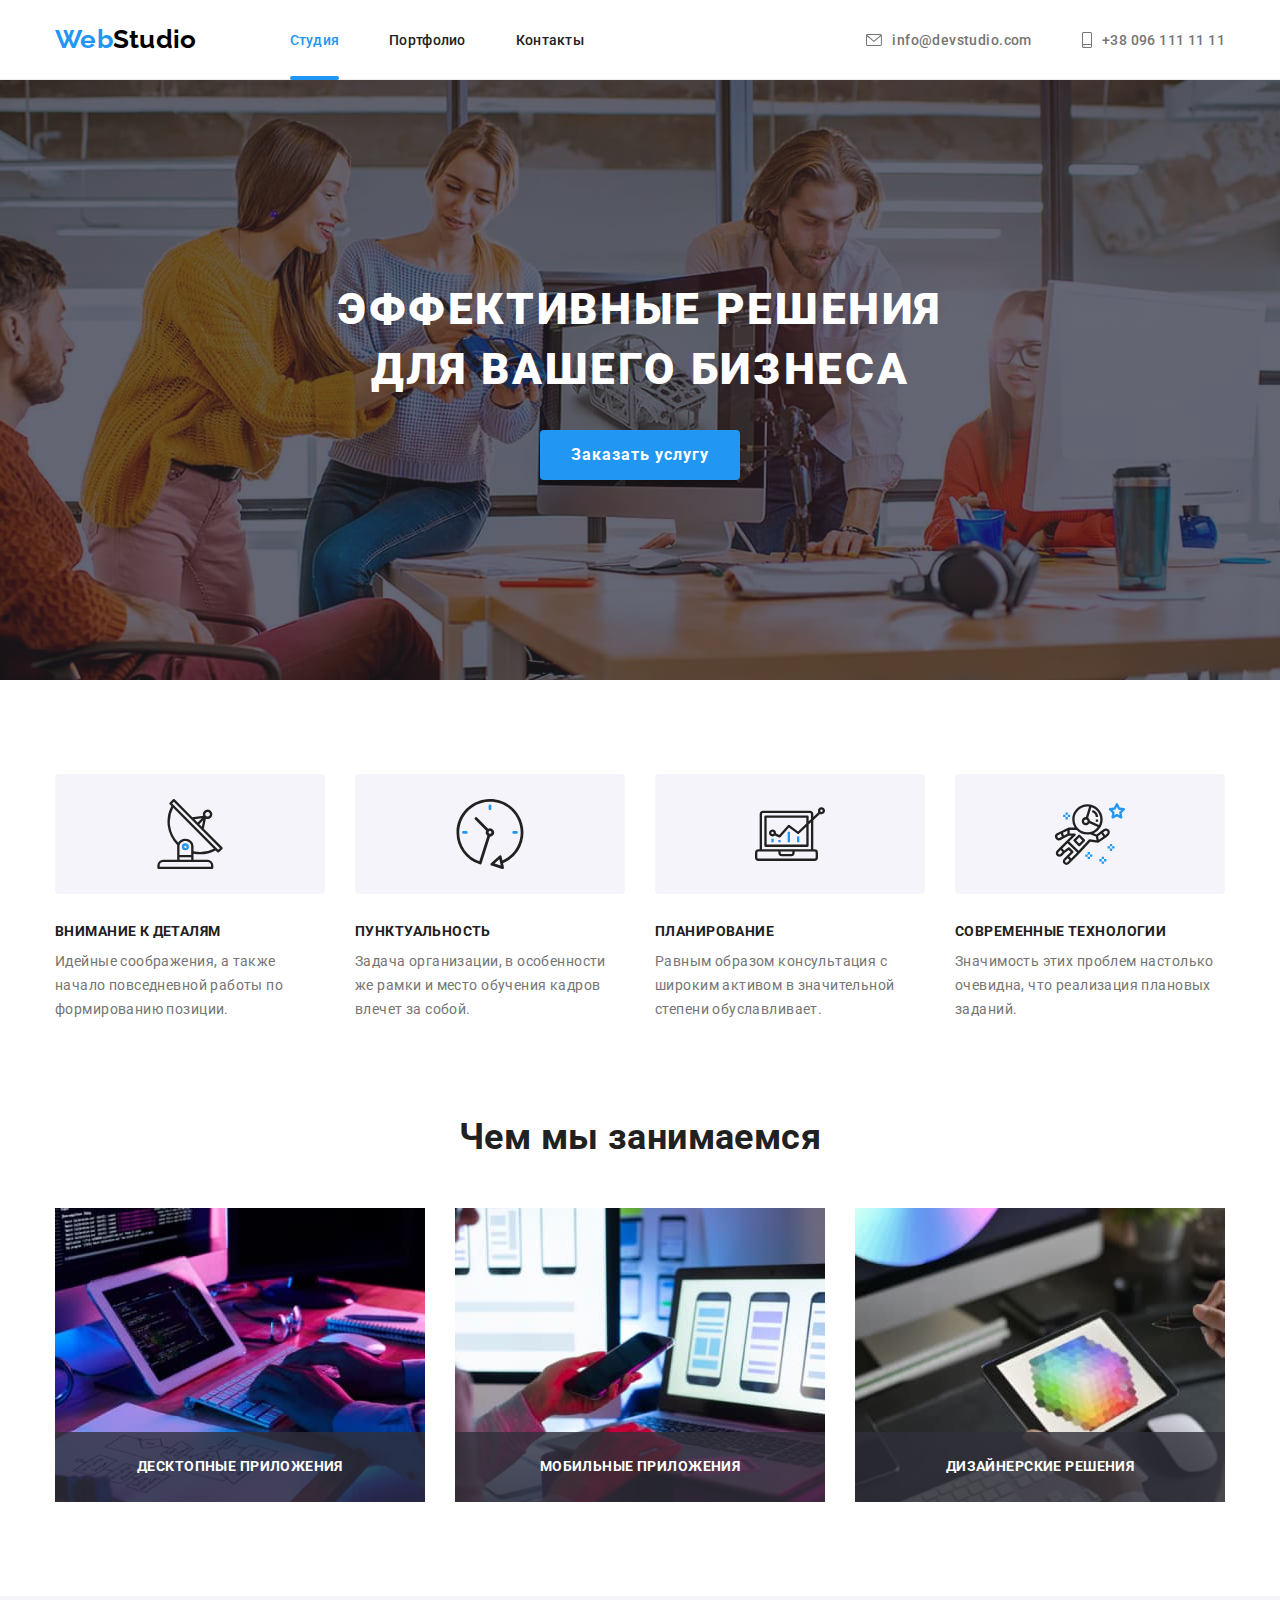
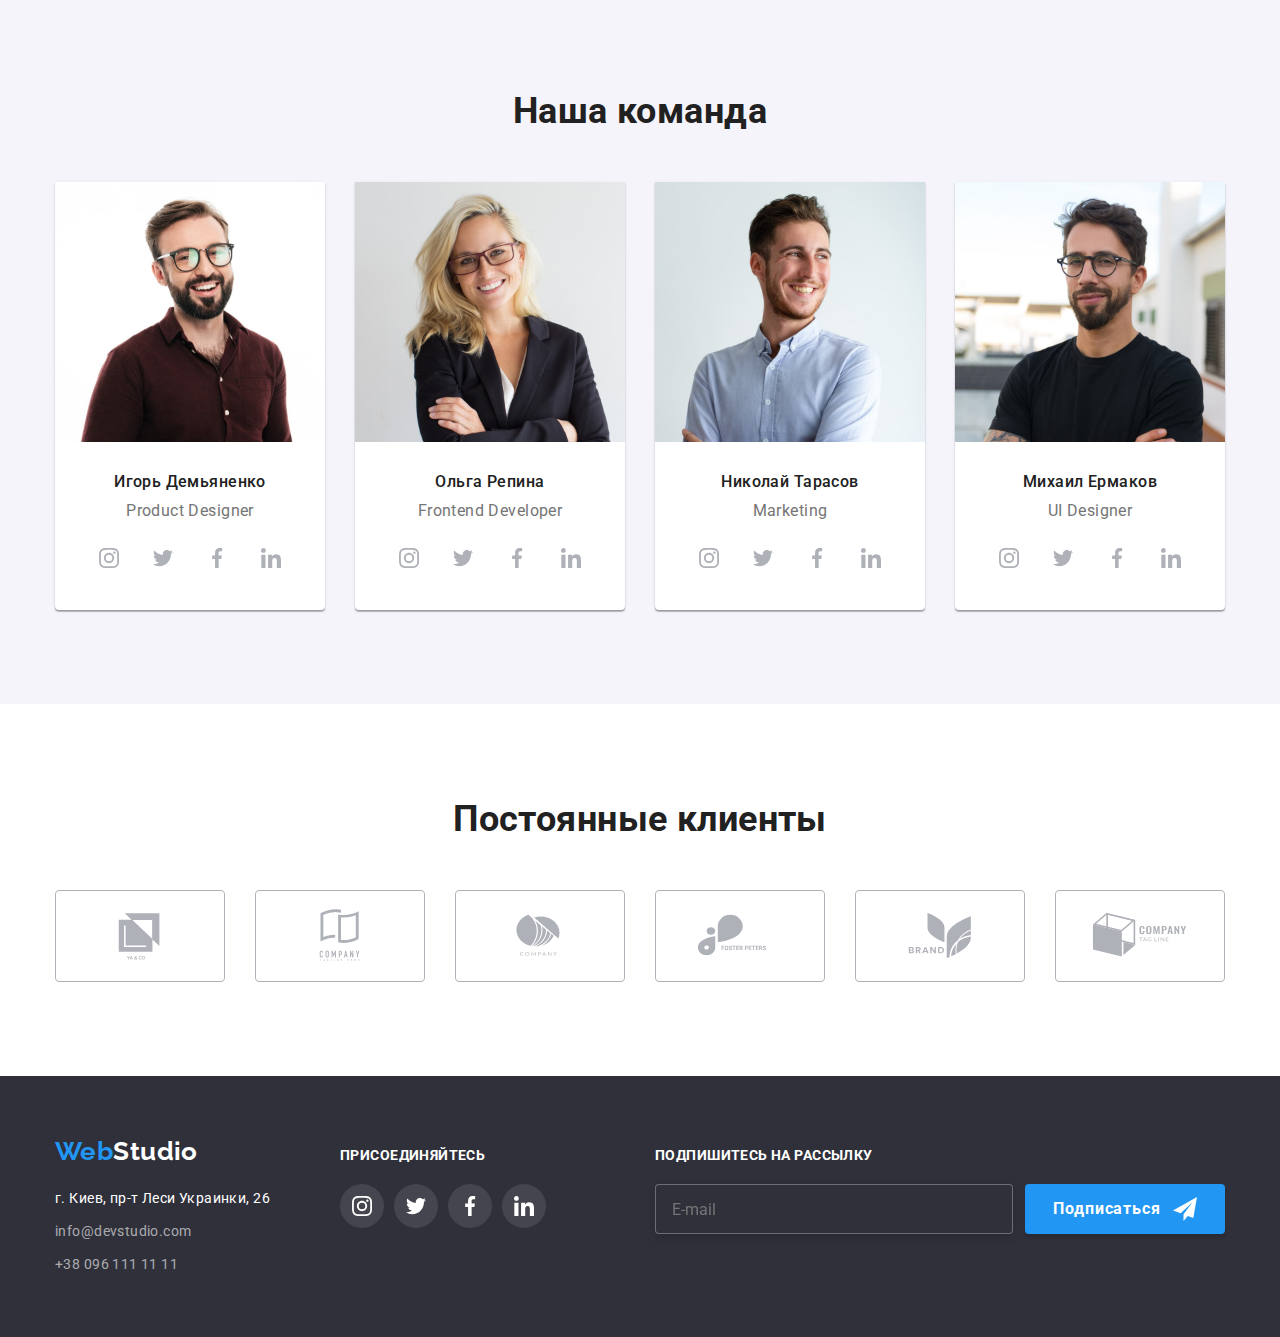
<file: index.html>
<!DOCTYPE html>
<html lang="ru">
  <head>
    <meta charset="UTF-8" />
    <meta http-equiv="X-UA-Compatible" content="IE=edge" />
    <meta name="viewport" content="width=device-width, initial-scale=1.0" />
    <title lang="en">WebStudio</title>
    <!-- Fonts -->
    <link rel="preconnect" href="https://fonts.googleapis.com" />
    <link rel="preconnect" href="https://fonts.gstatic.com" crossorigin />
    <link
      href="https://fonts.googleapis.com/css2?family=Raleway:wght@700&family=Roboto:wght@400;500;700;900&display=swap"
      rel="stylesheet"
    />
    <!-- Normalaizer -->
    <link
      rel="stylesheet"
      href="https://cdnjs.cloudflare.com/ajax/libs/modern-normalize/1.1.0/modern-normalize.min.css"
    />
    <link
      rel="stylesheet"
      href="https://cdnjs.cloudflare.com/ajax/libs/animate.css/4.1.1/animate.min.css"
    />
    <!-- Common styles -->
    <link rel="stylesheet" href="./css/main.min.css" />
    <!-- <link rel="stylesheet" href="./css/styles.css" /> -->
  </head>

  <body data-body>
    <header class="header">
      <div class="header__box container">
        <nav class="nav">
          <a class="logo logo--dark link" href="./index.html" lang="en">
            <span class="logo__accent">Web</span>Studio
          </a>
          <ul class="nav__list list">
            <li class="nav__item">
              <a class="nav__link nav__link--current link" href="./index.html">Студия</a>
            </li>
            <li class="nav__item">
              <a class="nav__link link" href="./portfolio.html">Портфолио</a>
            </li>
            <li class="nav__item">
              <a class="nav__link link" href="#contact">Контакты</a>
            </li>
          </ul>
        </nav>
        <ul class="contact list">
          <li class="contact__item">
            <a class="contact__link link" href="mailto:info@devstudio.com" aria-label="Email">
              <svg class="contact__icon" width="16" height="12">
                <use href="./images/icons.svg#icon-envelope"></use>
              </svg>
              info@devstudio.com</a
            >
          </li>
          <li class="contact__item">
            <a class="contact__link link" href="tel:+380961111111" aria-label="Phone">
              <svg class="contact__icon" width="10" height="16">
                <use href="./images/icons.svg#icon-smartphone"></use>
              </svg>
              +38 096 111 11 11</a
            >
          </li>
        </ul>
      </div>
    </header>
    <main>
      <!--Hero-->
      <section class="hero section">
        <div class="container">
          <h1 class="hero__title">Эффективные решения для вашего бизнеса</h1>
          <button class="btn" type="button" data-modal-open>Заказать услугу</button>
        </div>
      </section>
      <!--features-->
      <section class="features section">
        <div class="container">
          <h2 class="visually-hidden">Особенности</h2>
          <ul class="features__list list card-set">
            <li class="features__item card-set__item">
              <div class="features__box">
                <svg class="features__icon" width="70" height="70">
                  <use href="./images/icons.svg#icon-antenna"></use>
                </svg>
              </div>
              <h3 class="features__title">Внимание к деталям</h3>
              <p class="features__text">
                Идейные соображения, а также начало повседневной работы по формированию позиции.
              </p>
            </li>
            <li class="features__item card-set__item">
              <div class="features__box">
                <svg class="features__icon" width="70" height="70">
                  <use href="./images/icons.svg#icon-clock"></use>
                </svg>
              </div>
              <h3 class="features__title">Пунктуальность</h3>
              <p class="features__text">
                Задача организации, в особенности же рамки и место обучения кадров влечет за собой.
              </p>
            </li>
            <li class="features__item card-set__item">
              <div class="features__box">
                <svg class="features__icon" width="70" height="70">
                  <use href="./images/icons.svg#icon-diagram"></use>
                </svg>
              </div>
              <h3 class="features__title">Планирование</h3>
              <p class="features__text">
                Равным образом консультация с широким активом в значительной степени обуславливает.
              </p>
            </li>
            <li class="features__item card-set__item">
              <div class="features__box">
                <svg class="features__icon" width="70" height="70">
                  <use href="./images/icons.svg#icon-astronaut"></use>
                </svg>
              </div>
              <h3 class="features__title">Современные технологии</h3>
              <p class="features__text">
                Значимость этих проблем настолько очевидна, что реализация плановых заданий.
              </p>
            </li>
          </ul>
        </div>
      </section>
      <!--Чем мы занимаемся works -->
      <section class="works section">
        <div class="container">
          <h2 class="works__title">Чем мы занимаемся</h2>
          <ul class="works__list list">
            <li class="works__item">
              <img class="works__img" src="./images/img1.jpg" alt="Desctop App" width="370" height="294" />
              <p class="works__text">Десктопные приложения</p>
            </li>
            <li class="works__item">
              <img class="works__img" src="./images/img2.jpg" alt="Mobile App" width="370" height="294" />
              <p class="works__text">Мобильные приложения</p>
            </li>
            <li class="works__item">
              <img class="works__img" src="./images/img3.jpg" alt="Design" width="370" height="294" />
              <p class="works__text">Дизайнерские решения</p>
            </li>
          </ul>
        </div>
      </section>
      <!--Team-->
      <section class="team section">
        <div class="container">
          <h2 class="team__title">Наша команда</h2>
          <ul class="team__list card-set list">
            <li class="team__item card-set__item">
              <img
                class="team__img"
                src="./images/img4.jpg"
                alt="Игорь Демьяненко"
                width="270"
                height="260"
              />
              <div class="team__box">
                <h3 class="team__name">Игорь Демьяненко</h3>
                <p class="team__text" lang="en">Product Designer</p>
                <div class="social">
                  <ul class="social__list list">
                  <li class="social__item">
                    <a href="" class="social__link social__link--light link" aria-label="Instagram">
                      <svg class="social__icon" width="20" height="20">
                        <use href="./images/icons.svg#icon-instagram"></use>
                      </svg>
                    </a>
                  </li>
                  <li class="social__item">
                    <a href="" class="social__link social__link--light link" aria-label="Twitter">
                      <svg class="social__icon" width="20" height="20">
                        <use href="./images/icons.svg#icon-twitter"></use>
                      </svg>
                    </a>
                  </li>
                  <li class="social__item">
                    <a href="" class="social__link social__link--light link" aria-label="Facebook">
                      <svg class="social__icon" width="20" height="20">
                        <use href="./images/icons.svg#icon-facebook"></use>
                      </svg>
                    </a>
                  </li>
                  <li class="social__item">
                    <a href="" class="social__link social__link--light link" aria-label="LinkedIn">
                      <svg class="social__icon" width="20" height="20">
                        <use href="./images/icons.svg#icon-linkedin"></use>
                      </svg>
                    </a>
                  </li>
                </ul>
                </div>
              </div>
            </li>
            <li class="team__item card-set__item">
              <img
                class="team__img"
                src="./images/img5.jpg"
                alt="Ольга Репина"
                width="270"
                height="260"
              />
              <div class="team__box">
                <h3 class="team__name">Ольга Репина</h3>
                <p class="team__text" lang="en">Frontend Developer</p>
                <div class="social">
                  <ul class="social__list list">
                  <li class="social__item">
                    <a href="" class="social__link social__link--light link" aria-label="Instagram">
                      <svg class="social__icon" width="20" height="20">
                        <use href="./images/icons.svg#icon-instagram"></use>
                      </svg>
                    </a>
                  </li>
                  <li class="social__item">
                    <a href="" class="social__link social__link--light link" aria-label="Twitter">
                      <svg class="social__icon" width="20" height="20">
                        <use href="./images/icons.svg#icon-twitter"></use>
                      </svg>
                    </a>
                  </li>
                  <li class="social__item">
                    <a href="" class="social__link social__link--light link" aria-label="Facebook">
                      <svg class="social__icon" width="20" height="20">
                        <use href="./images/icons.svg#icon-facebook"></use>
                      </svg>
                    </a>
                  </li>
                  <li class="social__item">
                    <a href="" class="social__link social__link--light link" aria-label="LinkedIn">
                      <svg class="social__icon" width="20" height="20">
                        <use href="./images/icons.svg#icon-linkedin"></use>
                      </svg>
                    </a>
                  </li>
                </ul>
                </div>
              </div>
            </li>
            <li class="team__item card-set__item">
              <img
                class="team__img"
                src="./images/img6.jpg"
                alt="Николай Тарасов"
                width="270"
                height="260"
              />
              <div class="team__box">
                <h3 class="team__name">Николай Тарасов</h3>
                <p class="team__text" lang="en">Marketing</p>
                <div class="social">
                  <ul class="social__list list">
                  <li class="social__item">
                    <a href="" class="social__link social__link--light link" aria-label="Instagram">
                      <svg class="social__icon" width="20" height="20">
                        <use href="./images/icons.svg#icon-instagram"></use>
                      </svg>
                    </a>
                  </li>
                  <li class="social__item">
                    <a href="" class="social__link social__link--light link" aria-label="Twitter">
                      <svg class="social__icon" width="20" height="20">
                        <use href="./images/icons.svg#icon-twitter"></use>
                      </svg>
                    </a>
                  </li>
                  <li class="social__item">
                    <a href="" class="social__link social__link--light link" aria-label="Facebook">
                      <svg class="social__icon" width="20" height="20">
                        <use href="./images/icons.svg#icon-facebook"></use>
                      </svg>
                    </a>
                  </li>
                  <li class="social__item">
                    <a href="" class="social__link social__link--light link" aria-label="LinkedIn">
                      <svg class="social__icon" width="20" height="20">
                        <use href="./images/icons.svg#icon-linkedin"></use>
                      </svg>
                    </a>
                  </li>
                </ul>
                </div>
              </div>
            </li>
            <li class="team__item card-set__item">
              <img
                class="team__img"
                src="./images/img7.jpg"
                alt="Михаил Ермаков"
                width="270"
                height="260"
              />
              <div class="team__box">
                <h3 class="team__name">Михаил Ермаков</h3>
                <p class="team__text" lang="en">UI Designer</p>
                <div class="social">
                  <ul class="social__list list">
                  <li class="social__item">
                    <a href="" class="social__link social__link--light link" aria-label="Instagram">
                      <svg class="social__icon" width="20" height="20">
                        <use href="./images/icons.svg#icon-instagram"></use>
                      </svg>
                    </a>
                  </li>
                  <li class="social__item">
                    <a href="" class="social__link social__link--light link" aria-label="Twitter">
                      <svg class="social__icon" width="20" height="20">
                        <use href="./images/icons.svg#icon-twitter"></use>
                      </svg>
                    </a>
                  </li>
                  <li class="social__item">
                    <a href="" class="social__link social__link--light link" aria-label="Facebook">
                      <svg class="social__icon" width="20" height="20">
                        <use href="./images/icons.svg#icon-facebook"></use>
                      </svg>
                    </a>
                  </li>
                  <li class="social__item">
                    <a href="" class="social__link social__link--light link" aria-label="LinkedIn">
                      <svg class="social__icon" width="20" height="20">
                        <use href="./images/icons.svg#icon-linkedin"></use>
                      </svg>
                    </a>
                  </li>
                </ul>
                </div>
              </div>
            </li>
          </ul>
        </div>
      </section>
      <!-- Clients -->
      <section class="clients section">
        <div class="container">
          <h2 class="clients__title">Постоянные клиенты</h2>
          <ul class="clients__list card-set list">
            <li class="clients__item card-set__item">
              <a href="" class="clients__link link" aria-label="Client1">
                <svg class="clients__icon" width="106" height="60">
                  <use href="./images/icons.svg#icon-logo1"></use>
                </svg>
              </a>
            </li>
            <li class="clients__item card-set__item">
              <a href="" class="clients__link link" aria-label="Client2">
                <svg class="clients__icon" width="106" height="60">
                  <use href="./images/icons.svg#icon-logo2"></use>
                </svg>
              </a>
            </li>
            <li class="clients__item card-set__item">
              <a href="" class="clients__link link" aria-label="Client3">
                <svg class="clients__icon" width="106" height="60">
                  <use href="./images/icons.svg#icon-logo3"></use>
                </svg>
              </a>
            </li>
            <li class="clients__item card-set__item">
              <a href="" class="clients__link link" aria-label="Client4">
                <svg class="clients__icon" width="106" height="60">
                  <use href="./images/icons.svg#icon-logo4"></use>
                </svg>
              </a>
            </li>
            <li class="clients__item card-set__item">
              <a href="" class="clients__link link" aria-label="Client5">
                <svg class="clients__icon" width="106" height="60">
                  <use href="./images/icons.svg#icon-logo5"></use>
                </svg>
              </a>
            </li>
            <li class="clients__item card-set__item">
              <a href="" class="clients__link link" aria-label="Client6">
                <svg class="clients__icon" width="106" height="60">
                  <use href="./images/icons.svg#icon-logo6"></use>
                </svg>
              </a>
            </li>
          </ul>
        </div>
      </section>
    </main>
    <footer class="footer section" id="contact">
      <div class="footer-box container">
        <div class="footer-box__contact">
          <a class="logo logo--light link" href="./index.html" lang="en"
            ><span class="logo__accent">Web</span>Studio</a
          >
          <address class="footer-contact">
            <ul class="footer-contact__list list">
              <li class="footer-contact__item">
                <a
                  class="footer-contact__link footer-contact__link--adress link"
                  href="https://goo.gl/maps/uBSWTAJxnbtAAQ7v7"
                  target="_blank"
                  rel="noreferrer noopener nofollow"
                  >г. Киев, пр-т Леси Украинки, 26</a
                >
              </li>
              <li class="footer-contact__item">
                <a class="footer-contact__link link" href="mailto:info@devstudio.com"
                  >info@devstudio.com</a
                >
              </li>
              <li class="footer-contact__item">
                <a class="footer-contact__link link" href="tel:+380961111111">+38 096 111 11 11</a>
              </li>
            </ul>
          </address>
        </div>
        <div class="footer-box__social">
          <p class="footer__title">присоединяйтесь</p>
          <div class="social">
            <ul class="social__list list">
            <li class="social__item">
              <a href="" class="social__link social__link--dark link" aria-label="Instagram">
                <svg class="social__icon" width="20" height="20">
                  <use href="./images/icons.svg#icon-instagram"></use>
                </svg>
              </a>
            </li>
            <li class="social__item">
              <a href="" class="social__link social__link--dark link" aria-label="Twitter">
                <svg class="social__icon" width="20" height="20">
                  <use href="./images/icons.svg#icon-twitter"></use>
                </svg>
              </a>
            </li>
            <li class="social__item">
              <a href="" class="social__link social__link--dark link" aria-label="Facebook">
                <svg class="social__icon" width="20" height="20">
                  <use href="./images/icons.svg#icon-facebook"></use>
                </svg>
              </a>
            </li>
            <li class="social__item">
              <a href="" class="social__link social__link--dark link" aria-label="LinkedIn">
                <svg class="social__icon" width="20" height="20">
                  <use href="./images/icons.svg#icon-linkedin"></use>
                </svg>
              </a>
            </li>
          </ul>
          </div>
        </div>
        <!-- Розсилка -->
        <div class="footer-box__mail">
          <p class="footer__title">Подпишитесь на рассылку</p>
          <form class="footer__form">
            <label class="footer-form__group" required>
              <input class="footer-form__field" type="email" name="email" placeholder="E-mail" />
            </label>
            <button class="btn" type="submit">
              <span>Подписаться</span>
              <svg class="btn__icon" width="24" height="24">
                <use href="./images/icons.svg#icon-send"></use>
              </svg>
            </button>
          </form>
        </div>
      </div>
    </footer>

    <!-- Modal window -->
    <div class="backdrop is-hidden" data-modal>
      <div class="modal">
        <button class="close-btn" type="button" data-modal-close>
          <svg class="close-btn__icon" width="18" height="18">
            <use href="./images/icons.svg#icon-close"></use>
          </svg>
        </button>
        <form class="modal-form" name="modal-form" autocomplete="off">
          <p class="modal-form__title">Оставьте свои данные, мы вам перезвоним</з>
          <div class="modal-form__box">
            <div class="modal-form__container">
              <label class="modal-form__group" required>
                <span class="modal-form__label">Имя</span>
                <input class="modal-form__input" type="text" name="name" />
                <svg class="modal-form__icon" width="18" height="18">
                  <use href="./images/icons.svg#icon-person"></use>
                </svg>
              </label>
            </div>

            <div class="modal-form__container">
              <label class="modal-form__group" required>
                <span class="modal-form__label">Телефон</span>
                <input class="modal-form__input" type="tel" name="phone" />
                <svg class="modal-form__icon" width="18" height="18">
                  <use href="./images/icons.svg#icon-phone"></use>
                </svg>
              </label>
            </div>

            <div class="modal-form__container" required>
              <label class="modal-form__group">
                <span class="modal-form__label">Почта</span>
                <input class="modal-form__input" type="email" name="email" />
                <svg class="modal-form__icon" width="18" height="18">
                  <use href="./images/icons.svg#icon-mail"></use>
                </svg>
              </label>
            </div>

            <div class="modal-form__container">
              <label class="modal-form__group">
                <span class="modal-form__label">Комментарий</span>
                <textarea
                  class="modal-form__comment"
                  name="comment"
                  rows="5"
                  placeholder="Введите текст"
                ></textarea>
              </label>
            </div>
          </div>

          <label class="checkbox">
            <input class="checkbox__input visually-hidden" type="checkbox" name="user-agreement" />

            <svg class="checkbox__icon" width="15" height="15">
              <use href="./images/icons.svg#icon-check"></use>
            </svg>

            <span class="checkbox__text"
              >Соглашаюсь с рассылкой и принимаю
              <a class="checkbox__link" href="" required>Условия договора</a></span
            >
          </label>
          <button class="btn" type="submit">Отправить</button>
        </form>
      </div>
    </div>
    <script src="./js/modal.js"></script>
  </body>
</html>
</file>
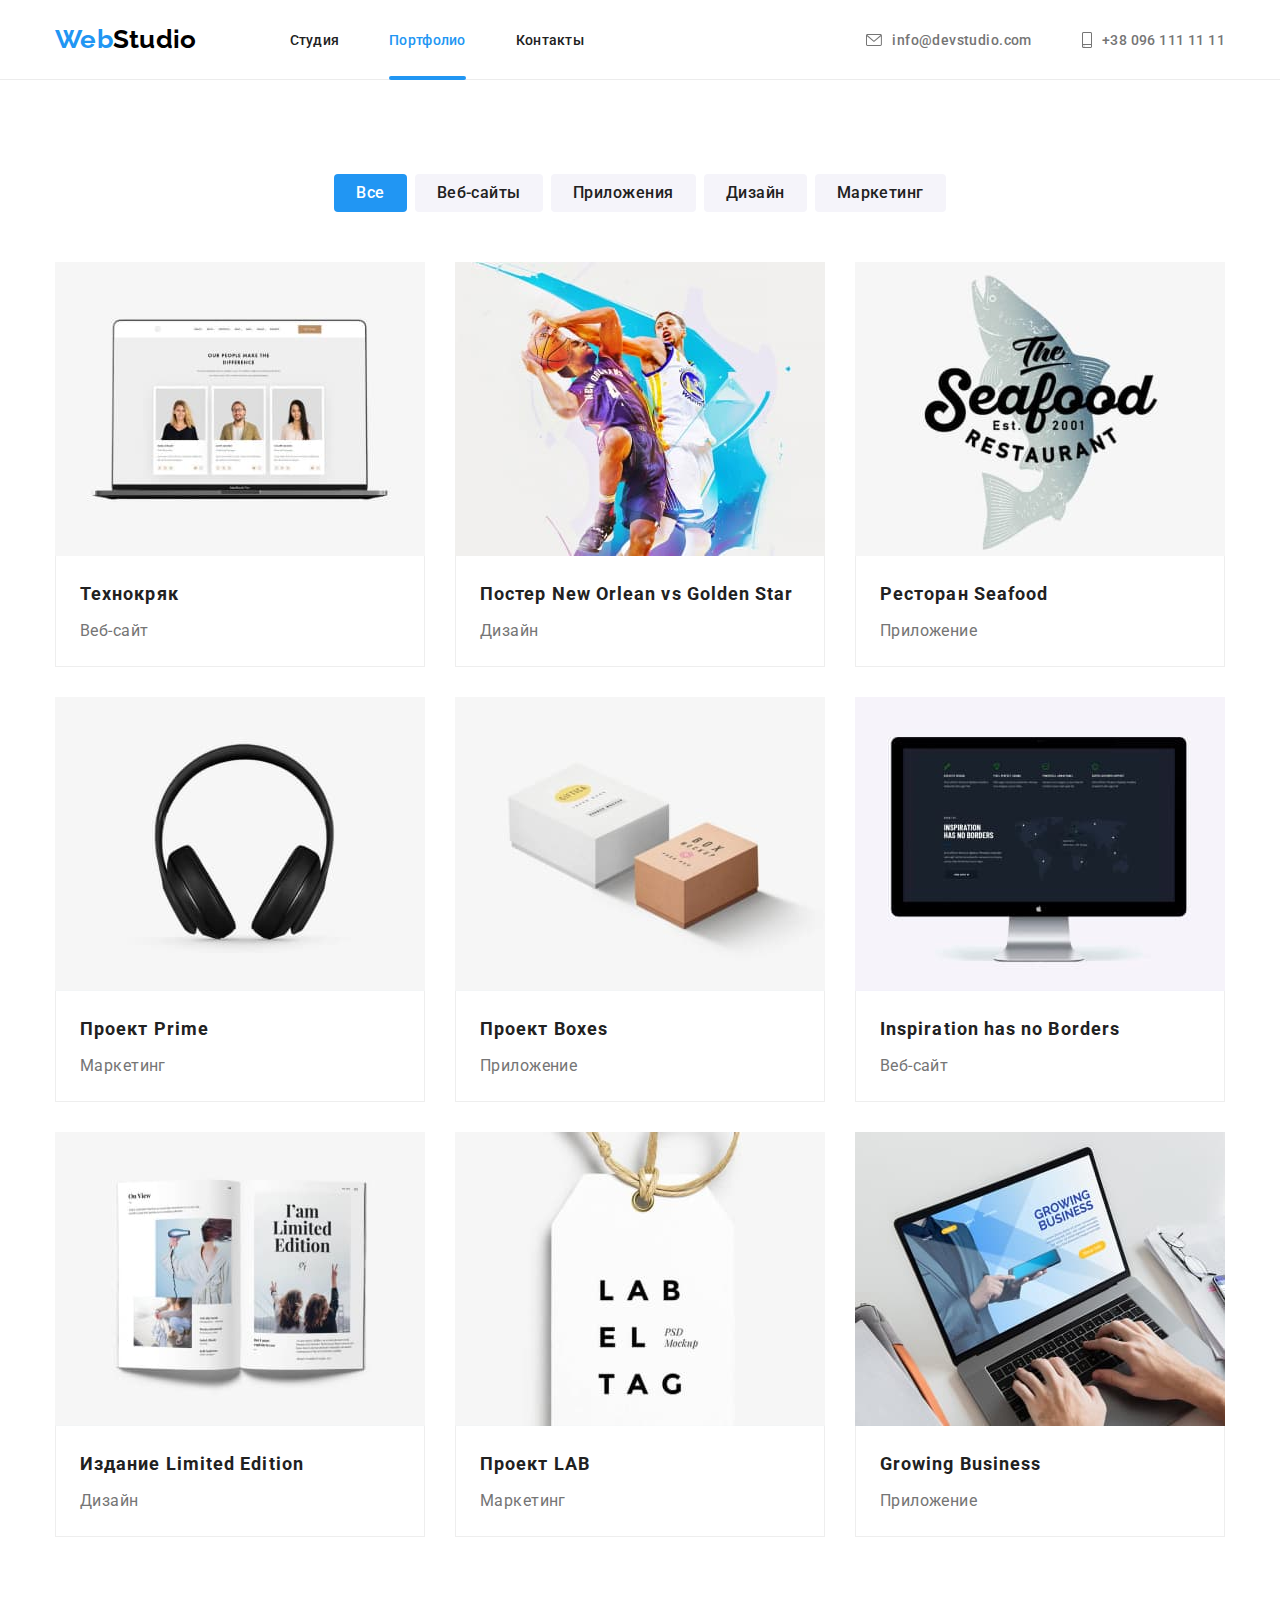
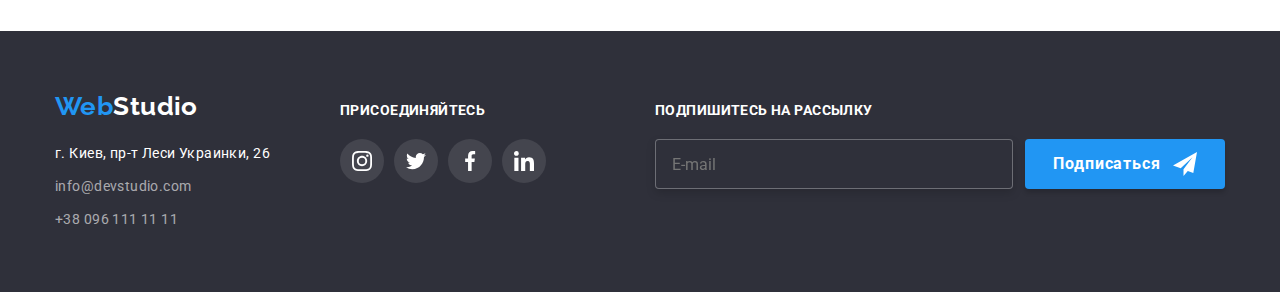
<file: portfolio.html>
<!DOCTYPE html>
<html lang="ru">
  <head>
    <meta charset="UTF-8" />
    <meta http-equiv="X-UA-Compatible" content="IE=edge" />
    <meta name="viewport" content="width=device-width, initial-scale=1.0" />
    <title>Портфоліо</title>
    <link rel="preconnect" href="https://fonts.googleapis.com" />
    <link rel="preconnect" href="https://fonts.gstatic.com" crossorigin />
    <link
      href="https://fonts.googleapis.com/css2?family=Raleway:wght@700&family=Roboto:wght@400;500;700;900&display=swap"
      rel="stylesheet"
    />
    <link
      rel="stylesheet"
      href="https://cdnjs.cloudflare.com/ajax/libs/modern-normalize/1.1.0/modern-normalize.min.css"
    />
    <link rel="stylesheet" href="./css/main.min.css" />
    <!-- <link rel="stylesheet" href="./css/styles.css" /> -->
  </head>
  <body>
    <header class="header">
      <div class="header__box container">
        <nav class="nav">
          <a class="logo logo--dark link" href="./index.html" lang="en">
            <span class="logo__accent">Web</span>Studio
          </a>
          <ul class="nav__list list">
            <li class="nav__item">
              <a class="nav__link link" href="./index.html">Студия</a>
            </li>
            <li class="nav__item">
              <a class="nav__link nav__link--current link" href="./portfolio.html">Портфолио</a>
            </li>
            <li class="nav__item">
              <a class="nav__link link" href="#contact">Контакты</a>
            </li>
          </ul>
        </nav>
        <ul class="contact list">
          <li class="contact__item">
            <a class="contact__link link" href="mailto:info@devstudio.com" aria-label="Email">
              <svg class="contact__icon" width="16" height="12">
                <use href="./images/icons.svg#icon-envelope"></use>
              </svg>
              info@devstudio.com</a
            >
          </li>
          <li class="contact__item">
            <a class="contact__link link" href="tel:+380961111111" aria-label="Phone">
              <svg class="contact__icon" width="10" height="16">
                <use href="./images/icons.svg#icon-smartphone"></use>
              </svg>
              +38 096 111 11 11</a
            >
          </li>
        </ul>
      </div>
    </header>
    <main>
      <!-- Portfolio -->
      <section class="portfolio section">
        <div class="container">
          <h1 class="visually-hidden">Portfolio</h1>
          <ul class="filter__list list">
            <li class="filter__item">
              <button class="filter__btn filter__btn--current" type="button">Все</button>
            </li>
            <li class="filter__item">
              <button class="filter__btn" type="button">Веб-сайты</button>
            </li>
            <li class="filter__item">
              <button class="filter__btn" type="button">Приложения</button>
            </li>
            <li class="filter__item">
              <button class="filter__btn" type="button">Дизайн</button>
            </li>
            <li class="filter__item">
              <button class="filter__btn" type="button">Маркетинг</button>
            </li>
          </ul>
          <!-- Examples -->
          <ul class="examples card-set list">
            <li class="examples__item card-set__item">
              <a class="examples__link link" href="">
                <div class="examples__box">
                  <img
                    class="examples__img"
                    src="./images/portfolio1.jpg"
                    alt=""
                    width="370"
                    height="294"
                  />
                  <p class="examples--overlay">
                    Ресурс предлагает комплексные предложения с разным уровнем функционала и
                    сервисов. Все это позволит посетителю получить исчерпывающие сведения о компании
                    или частном лице.
                  </p>
                </div>
                <div class="examples__container">
                  <h2 class="examples__title">Технокряк</h2>
                  <p class="examples__text">Веб-сайт</p>
                </div>
              </a>
            </li>
            <li class="examples__item card-set__item">
              <a class="examples__link link" href="">
                <div class="examples__box">
                  <img
                    class="examples__img"
                    src="./images/portfolio2.jpg"
                    alt=""
                    width="370"
                    height="294"
                  />
                  <p class="examples--overlay">
                    Ресурс предлагает комплексные предложения с разным уровнем функционала и
                    сервисов. Все это позволит посетителю получить исчерпывающие сведения о компании
                    или частном лице.
                  </p>
                </div>
                <div class="examples__container">
                  <h2 class="examples__title">
                    Постер <span lang="en">New Orlean vs Golden Star</span>
                  </h2>
                  <p class="examples__text">Дизайн</p>
                </div>
              </a>
            </li>
            <li class="examples__item card-set__item">
              <a class="examples__link link" href="">
                <div class="examples__box">
                  <img
                    class="examples__img"
                    src="./images/portfolio3.jpg"
                    alt=""
                    width="370"
                    height="294"
                  />
                  <p class="examples--overlay">
                    Ресурс предлагает комплексные предложения с разным уровнем функционала и
                    сервисов. Все это позволит посетителю получить исчерпывающие сведения о компании
                    или частном лице.
                  </p>
                </div>
                <div class="examples__container">
                  <h2 class="examples__title">Ресторан <span lang="en">Seafood</span></h2>
                  <p class="examples__text">Приложение</p>
                </div>
              </a>
            </li>
            <li class="examples__item card-set__item">
              <a class="examples__link link" href="">
                <div class="examples__box">
                  <img
                    class="examples__img"
                    src="./images/portfolio4.jpg"
                    alt=""
                    width="370"
                    height="294"
                  />
                  <p class="examples--overlay">
                    Ресурс предлагает комплексные предложения с разным уровнем функционала и
                    сервисов. Все это позволит посетителю получить исчерпывающие сведения о компании
                    или частном лице.
                  </p>
                </div>
                <div class="examples__container">
                  <h2 class="examples__title">Проект <span lang="en"></span>Prime</h2>
                  <p class="examples__text">Маркетинг</p>
                </div>
              </a>
            </li>
            <li class="examples__item card-set__item">
              <a class="examples__link link" href="">
                <div class="examples__box">
                  <img
                    class="examples__img"
                    src="./images/portfolio5.jpg"
                    alt=""
                    width="370"
                    height="294"
                  />
                  <p class="examples--overlay">
                    Ресурс предлагает комплексные предложения с разным уровнем функционала и
                    сервисов. Все это позволит посетителю получить исчерпывающие сведения о компании
                    или частном лице.
                  </p>
                </div>
                <div class="examples__container">
                  <h2 class="examples__title">Проект <span lang="en">Boxes</span></h2>
                  <p class="examples__text">Приложение</p>
                </div>
              </a>
            </li>
            <li class="examples__item card-set__item">
              <a class="examples__link link" href="">
                <div class="examples__box">
                  <img
                    class="examples__img"
                    src="./images/portfolio6.jpg"
                    alt=""
                    width="370"
                    height="294"
                  />
                  <p class="examples--overlay">
                    Ресурс предлагает комплексные предложения с разным уровнем функционала и
                    сервисов. Все это позволит посетителю получить исчерпывающие сведения о компании
                    или частном лице.
                  </p>
                </div>
                <div class="examples__container">
                  <h2 class="examples__title"><span lang="en">Inspiration has no Borders</span></h2>
                  <p class="examples__text">Веб-сайт</p>
                </div>
              </a>
            </li>
            <li class="examples__item card-set__item">
              <a class="examples__link link" href="">
                <div class="examples__box">
                  <img
                    class="examples__img"
                    src="./images/portfolio7.jpg"
                    alt=""
                    width="370"
                    height="294"
                  />
                  <p class="examples--overlay">
                    Ресурс предлагает комплексные предложения с разным уровнем функционала и
                    сервисов. Все это позволит посетителю получить исчерпывающие сведения о компании
                    или частном лице.
                  </p>
                </div>
                <div class="examples__container">
                  <h2 class="examples__title">Издание <span lang="en">Limited Edition</span></h2>
                  <p class="examples__text">Дизайн</p>
                </div>
              </a>
            </li>
            <li class="examples__item card-set__item">
              <a class="examples__link link" href="">
                <div class="examples__box">
                  <img
                    class="examples__img"
                    src="./images/portfolio8.jpg"
                    alt=""
                    width="370"
                    height="294"
                  />
                  <p class="examples--overlay">
                    Ресурс предлагает комплексные предложения с разным уровнем функционала и
                    сервисов. Все это позволит посетителю получить исчерпывающие сведения о компании
                    или частном лице.
                  </p>
                </div>
                <div class="examples__container">
                  <h2 class="examples__title">Проект <span lang="en">LAB</span></h2>
                  <p class="examples__text">Маркетинг</p>
                </div>
              </a>
            </li>
            <li class="examples__item card-set__item">
              <a class="examples__link link" href="">
                <div class="examples__box">
                  <img
                    class="examples__img"
                    src="./images/portfolio9.jpg"
                    alt=""
                    width="370"
                    height="294"
                  />
                  <p class="examples--overlay">
                    Ресурс предлагает комплексные предложения с разным уровнем функционала и
                    сервисов. Все это позволит посетителю получить исчерпывающие сведения о компании
                    или частном лице.
                  </p>
                </div>
                <div class="examples__container">
                  <h2 class="examples__title"><span lang="en">Growing Business</span></h2>
                  <p class="examples__text">Приложение</p>
                </div>
              </a>
            </li>
          </ul>
        </div>
      </section>
    </main>
    <footer class="footer section" id="contact">
      <div class="footer-box container">
        <div class="footer-box__contact">
          <a class="logo logo--light link" href="./index.html" lang="en"
            ><span class="logo__accent">Web</span>Studio</a
          >
          <address class="footer-contact">
            <ul class="footer-contact__list list">
              <li class="footer-contact__item">
                <a
                  class="footer-contact__link footer-contact__link--adress link"
                  href="https://goo.gl/maps/uBSWTAJxnbtAAQ7v7"
                  target="_blank"
                  rel="noreferrer noopener nofollow"
                  >г. Киев, пр-т Леси Украинки, 26</a
                >
              </li>
              <li class="footer-contact__item">
                <a class="footer-contact__link link" href="mailto:info@devstudio.com"
                  >info@devstudio.com</a
                >
              </li>
              <li class="footer-contact__item">
                <a class="footer-contact__link link" href="tel:+380961111111">+38 096 111 11 11</a>
              </li>
            </ul>
          </address>
        </div>
        <div class="footer-box__social">
          <p class="footer__title">присоединяйтесь</p>
          <div class="social">
            <ul class="social__list list">
              <li class="social__item">
                <a href="" class="social__link social__link--dark link" aria-label="Instagram">
                  <svg class="social__icon" width="20" height="20">
                    <use href="./images/icons.svg#icon-instagram"></use>
                  </svg>
                </a>
              </li>
              <li class="social__item">
                <a href="" class="social__link social__link--dark link" aria-label="Twitter">
                  <svg class="social__icon" width="20" height="20">
                    <use href="./images/icons.svg#icon-twitter"></use>
                  </svg>
                </a>
              </li>
              <li class="social__item">
                <a href="" class="social__link social__link--dark link" aria-label="Facebook">
                  <svg class="social__icon" width="20" height="20">
                    <use href="./images/icons.svg#icon-facebook"></use>
                  </svg>
                </a>
              </li>
              <li class="social__item">
                <a href="" class="social__link social__link--dark link" aria-label="LinkedIn">
                  <svg class="social__icon" width="20" height="20">
                    <use href="./images/icons.svg#icon-linkedin"></use>
                  </svg>
                </a>
              </li>
            </ul>
          </div>
        </div>
        <!-- Розсилка -->
        <div class="footer-box__mail">
          <p class="footer__title">Подпишитесь на рассылку</p>
          <form class="footer__form">
            <label class="footer-form__group" required>
              <input class="footer-form__field" type="email" name="email" placeholder="E-mail" />
            </label>
            <button class="btn" type="submit">
              <span>Подписаться</span>
              <svg class="btn__icon" width="24" height="24">
                <use href="./images/icons.svg#icon-send"></use>
              </svg>
            </button>
          </form>
        </div>
      </div>
    </footer>
  </body>
</html>
</file>
<file: css/styles.css>
:root {
  --primary-text-color: #757575;
  --primary-logo-color: #000000;
  --primary-white-color: #ffffff;
  --title-text-color: #212121;
  --color-text-footer: rgba(255, 255, 255, 0.6);
  --accent-color: #2196f3;
  /* BG Colors */
  --background-color-footer: #2f303a;
  --background-color-secondary: #f5f4fa;
  --background-color-hero: rgba(47, 48, 58, 0.4);
  --background-modal: rgba(0, 0, 0, 0.2);
  --background-color-works: rgba(47, 48, 58, 0.8);
  --background-footer-social-color: rgba(255, 255, 255, 0.1);

  --btn-hover-color: #188ce8;
  --border-bottom-header-color: #ececec;
  --border-portf-color: #eeeeee;
  --icon-main-color: #afb1b8;
  --btn-shadow-color: 0px 4px 4px rgba(0, 0, 0, 0.15);
  --modal-border-color: rgba(33, 33, 33, 0.2);
  /* Flex grid */
  --items: 3;
  --indent: 30px;
  /* Animation */
  --animation: 250ms cubic-bezier(0.4, 0, 0.2, 1);
}

h1,
h2,
h3,
p,
ul {
  margin: 0;
  padding: 0;
}

img {
  display: block;
  max-width: 100%;
  height: auto;
}

.list {
  padding: 0;
  margin: 0;
  list-style: none;
}

.link {
  text-decoration: none;
}

body {
  color: var(--primary-text-color);
  background-color: var(--primary-white-color);
  font-family: 'Roboto', sans-serif;
  font-size: 14px;
  letter-spacing: 0.03em;
}

.no-scroll {
  overflow: hidden;
}

.visually-hidden {
  position: absolute;
  width: 1px;
  height: 1px;
  margin: -1px;
  border: 0;
  padding: 0;
  white-space: nowrap;
  clip-path: inset(100%);
  clip: rect(0 0 0 0);
  overflow: hidden;
}

.container {
  width: 1200px;
  margin-left: auto;
  margin-right: auto;
  padding-left: 15px;
  padding-right: 15px;
}

.section {
  padding-top: 94px;
  padding-bottom: 94px;
}

/**
  |============================
  | сітка із застосуванням flex-box
  |============================
*/
.card-set {
  display: flex;
  flex-wrap: wrap;
  margin: calc(-1 * var(--indent) / 2);
}

.card-set__item {
  flex-basis: calc((100% - var(--indent) * var(--items)) / var(--items));
  margin: calc(var(--indent) / 2);
}

/*/////////////////////////////////////////__ INDEX __////////////////////////////////////////*/

/*========================== HEADER */
.header {
  display: flex;
  align-items: center;
  border-bottom: 1px solid var(--border-bottom-header-color);
}

.header__box {
  display: flex;
  align-items: center;
}

/*================================= Navigation */
.nav {
  display: flex;
  font-weight: 500;
  letter-spacing: 0.02em;
}

.nav__list {
  display: flex;
  align-items: center;
}

.nav__link {
  color: var(--title-text-color);
}

.nav__link:hover,
.nav__link:focus {
  color: var(--accent-color);
}

.nav__link--current {
  color: var(--accent-color);
}

.nav__item:not(:last-child) {
  margin-right: 50px;
}

.nav__link {
  position: relative;
  display: flex;
  align-items: center;
  padding: 32px 0 31px 0;

  transition: color var(--animation);
}

.nav__link--current::after {
  position: absolute;
  content: '';
  bottom: -1px;
  left: 0;
  width: 100%;
  height: 4px;
  background-color: var(--accent-color);
  border-radius: 2px;
}

/*======================================= LOGO ==================================*/
.logo {
  display: flex;
  font-family: 'Raleway', sans-serif;
  font-weight: 700;
  font-size: 26px;
  line-height: 1.19;
}

.logo__accent {
  color: var(--accent-color);
}

.logo--dark {
  align-items: center;
  margin-right: 93px;
  color: var(--primary-logo-color);
}
.logo--light {
  margin-bottom: 20px;
  color: var(--primary-white-color);
}

/*======================================= contact ==================================*/

.contact {
  display: flex;
  margin-left: auto;
}

.contact__item:not(:last-child) {
  margin-right: 50px;
}

.contact__link {
  display: flex;
  align-items: center;
  padding-bottom: 31px;
  padding-top: 32px;
  font-weight: 500;
  color: var(--primary-text-color);

  transition: color var(--animation);
}

.contact__link:hover,
.contact__link:focus {
  color: var(--accent-color);
}

.contact__icon {
  fill: currentColor;
  margin-right: 10px;
}

/*================================ HERO */
.hero {
  max-width: 1600px;
  height: 600px;
  margin-left: auto;
  margin-right: auto;
  padding: 200px 0;
  text-align: center;
  background-color: var(--background-color-footer);
  color: var(--primary-white-color);
  background-image: linear-gradient(rgba(47, 48, 58, 0.4), rgba(47, 48, 58, 0.4)),
    url('../images/hero-img.jpg');
  background-size: cover;
  background-repeat: no-repeat;
  background-position: center;
}

.hero__title {
  margin: 0 auto;
  margin-bottom: 30px;
  width: 696px;
  font-weight: 900;
  font-size: 44px;
  line-height: 1.36;
  letter-spacing: 0.06em;
  text-transform: uppercase;
}

/*=========================================== BUTTON */
.btn {
  display: flex;
  width: 200px;
  height: 50px;
  margin: 0 auto;
  align-items: center;
  justify-content: center;
  font-family: 'Roboto';
  font-weight: 700;
  font-size: 16px;
  line-height: 1.88;
  text-align: center;
  letter-spacing: 0.06em;
  color: var(--primary-white-color);
  background-color: var(--accent-color);
  box-shadow: var(--btn-shadow-color);
  border: none;
  border-radius: 4px;
  cursor: pointer;
  transition: background-color var(--animation);
}

.btn:hover,
.btn:focus {
  background-color: var(--btn-hover-color);
}

.btn__icon {
  fill: var(--primary-white-color);
  margin-left: 12px;
}

/*============================================ FEATURES */
.features.section {
  padding-bottom: 0;
}

.features__list {
  --items: 4;
}

.features__item {
  display: block;
  flex-basis: 270px;
}

.features__box {
  height: 120px;
  margin-bottom: 30px;
  padding: 25px 100px;
  background-color: var(--background-color-secondary);
  border-radius: 4px;
}

.features__title {
  margin-bottom: 10px;
  font-weight: 700;
  font-size: 14px;
  line-height: 1.14;
  text-transform: uppercase;
  color: var(--title-text-color);
}

.features__text {
  line-height: 1.71;
}

/*================================================= WORKS */
.works__title {
  margin-bottom: 50px;
  font-weight: 700;
  font-size: 36px;
  line-height: 1.17;
  text-align: center;
  color: var(--title-text-color);
}

.works__list {
  display: flex;
}
.works__item {
  position: relative;
}
.works__item:not(:last-child) {
  margin-right: 30px;
}

.works__text {
  position: absolute;
  left: 0;
  bottom: 0;
  z-index: 10;
  display: flex;
  justify-content: center;
  align-items: center;
  height: 70px;
  width: 100%;
  background-color: var(--background-color-works);
  font-weight: 700;
  line-height: 1.14;
  text-transform: uppercase;
  color: var(--primary-white-color);
}

/*============================================== TEAM */
.team {
  background-color: var(--background-color-secondary);
}

.team__box {
  padding-top: 30px;
  padding-bottom: 30px;
}

.team__title {
  margin-bottom: 50px;
  font-weight: 700;
  font-size: 36px;
  line-height: 1.17;
  text-align: center;
  color: var(--title-text-color);
}

.team__item {
  --items: 4;

  background-color: var(--primary-white-color);
  box-shadow: 0px 1px 3px rgba(0, 0, 0, 0.12), 0px 1px 1px rgba(0, 0, 0, 0.14),
    0px 2px 1px rgba(0, 0, 0, 0.2);
  border-radius: 0px 0px 4px 4px;
}

.team__name,
.team__text {
  font-size: 16px;
  line-height: 1.19;
  text-align: center;
}

.team__name {
  margin-bottom: 10px;
  color: var(--title-text-color);
  font-weight: 500;
}

.team__text {
  margin-bottom: 16px;
}

/*================================================ CLIENTS */
.clients__title {
  margin-bottom: 50px;
  font-weight: 700;
  font-size: 36px;
  line-height: 1.17;
  text-align: center;
  color: var(--title-text-color);
}

.clients__item {
  --items: 6;
}

.clients__link {
  display: flex;
  align-items: center;
  justify-content: center;
  height: 92px;
  color: var(--icon-main-color);
  border: 1px solid var(--icon-main-color);
  border-radius: 4px;

  transition: color var(--animation), border-color var(--animation);
}

.clients__link:hover,
.clients__link:focus {
  border-color: var(--accent-color);
  color: var(--accent-color);
  animation: scaler 1500ms cubic-bezier(0.4, 0, 0.2, 1);
}
.clients__icon {
  fill: currentColor;
}

@keyframes scaler {
  0% {
    transform: scale(1) rotateZ(0deg);
  }
  50% {
    transform: scale(1.15) rotateZ(180deg);
  }
  100% {
    transform: scale(1) rotateZ(360deg);
  }
}

/*============================================== FOOTER */
.footer {
  padding: 60px 0;
  background-color: var(--background-color-footer);
}
.footer-box {
  display: flex;
  align-items: baseline;
  justify-content: space-between;
}

.footer-box__contact {
  margin-right: 70px;
}

.footer__title {
  margin-bottom: 20px;
  font-weight: 700;
  line-height: 1.14;
  text-transform: uppercase;
  color: var(--primary-white-color);
}

.footer-contact__list {
  display: inline-block;
  padding-left: 0;
}

.footer-contact__item {
  margin-bottom: 9px;
}

.footer-contact__item:last-child {
  margin-bottom: 0;
}

.footer-contact__link {
  color: var(--color-text-footer);
  line-height: 1.71;
  font-style: normal;

  transition: color var(--animation);
}

.footer-contact__link--adress {
  color: var(--primary-white-color);
}

.footer-contact__link:hover,
.footer-contact__link:focus {
  color: var(--accent-color);
}
.footer-box__mail {
  margin-left: auto;
}
.footer__form {
  display: flex;
}

.footer-form__field {
  width: 358px;
  height: 50px;
  margin-right: 12px;
  padding: 15px 0px 15px 16px;
  font-size: 16px;
  line-height: 1.25;
  color: var(--color-text-footer);
  background-color: var(--background-color-footer);
  border: 1px solid rgba(255, 255, 255, 0.3);
  filter: drop-shadow(var(--btn-shadow-color));
  border-radius: 4px;
}

/*/////////////////////////////////////__ PORTFOLIO __/////////////////////////////////////*/

/*=============================== BUTTONS */
.filter__list {
  display: flex;
  justify-content: center;
  margin-bottom: 50px;
}

.filter__btn {
  padding: 6px 22px;
  font-family: inherit;
  font-weight: 500;
  font-size: 16px;
  line-height: 1.62;
  letter-spacing: 0.03em;
  color: var(--title-text-color);
  background-color: var(--background-color-secondary);
  border: none;
  border-radius: 4px;
  cursor: pointer;

  transition: color var(--animation), background-color var(--animation), box-shadow var(--animation);
}

.filter__item:not(:last-child) {
  margin-right: 8px;
}

.filter__btn--current {
  color: var(--primary-white-color);
  background-color: var(--accent-color);
}

.filter__btn:hover,
.filter__btn:focus {
  color: var(--primary-white-color);
  background-color: var(--accent-color);
  box-shadow: 0px 3px 1px rgba(0, 0, 0, 0.1), 0px 1px 2px rgba(0, 0, 0, 0.08),
    0px 2px 2px rgba(0, 0, 0, 0.12);
}

/*==================================== Examples */
.examples__link {
  display: block;
  position: relative;

  transition: box-shadow var(--animation);
}

.examples__link:hover,
.examples__link:focus {
  box-shadow: 0px 1px 1px rgba(0, 0, 0, 0.12), 0px 4px 4px rgba(0, 0, 0, 0.06),
    1px 4px 6px rgba(0, 0, 0, 0.16);
}

.examples__container {
  display: block;
  padding: 20px 24px;
  border: 1px solid var(--border-portf-color);
  border-top: none;
}

.examples__title {
  margin-bottom: 4px;
  font-weight: 700;
  font-size: 18px;
  line-height: 2;
  letter-spacing: 0.06em;
  color: var(--title-text-color);
}

.examples__text {
  font-size: 16px;
  line-height: 1.88;
  color: var(--primary-text-color);
}

.examples__box {
  position: relative;
  overflow: hidden;
}

.examples--overlay {
  position: absolute;
  top: 0;
  left: 0;
  width: 100%;
  height: 100%;
  padding: 63px 24px;
  text-align: left;
  color: var(--primary-white-color);
  background-color: rgba(33, 150, 243, 0.9);
  font-size: 18px;
  line-height: 1.56;

  transform: translateY(100%);

  transition: transform var(--animation);
}

.examples__link:hover .examples--overlay,
.examples__link:focus .examples--overlay {
  transform: translateY(0);
}

/* @keyframes animate {
  0% {
    transform: scale(0);
    opacity: 0;
    visibility: visible;
  }

  50% {
    transform: scale(0.5);
    opacity: 0.5;
    visibility: visible;
  }

  100% {
    transform: scale(1);
    opacity: 1;
    visibility: visible;
  }
} */

/*================================== MODAL WINDOW */
.backdrop {
  position: fixed;
  top: 0;
  left: 0;
  z-index: 1000;
  width: 100%;
  height: 100%;
  background-color: var(--background-modal);
  opacity: 1;
  visibility: visible;

  transition: opacity var(--animation), visibility var(--animation), transform var(--animation);
}

.backdrop.is-hidden {
  opacity: 0;
  visibility: hidden;
  pointer-events: none;
}

.modal {
  position: absolute;
  top: 50%;
  left: 50%;
  padding: 40px;
  transform: translate(-50%, -50%);
  width: 528px;
  height: 581px;
  background-color: var(--primary-white-color);
  box-shadow: 0px 1px 3px rgba(0, 0, 0, 0.12), 0px 1px 1px rgba(0, 0, 0, 0.14),
    0px 2px 1px rgba(0, 0, 0, 0.2);
  border-radius: 4px;
}

.close-btn {
  position: absolute;
  top: 8px;
  right: 8px;
  display: flex;
  width: 30px;
  height: 30px;
  justify-content: center;
  align-items: center;
  background-color: var(--primary-white-color);
  border: 1px solid rgba(0, 0, 0, 0.1);
  border-radius: 50%;
  cursor: pointer;
  transition: outline 500ms cubic-bezier(0.4, 0, 0.2, 1);
}

.close-btn__icon {
  background-color: var(--primary-white-color);
  color: var(--primary-logo-color);
  transition: fill var(--animation);
}

.close-btn:hover,
.close-btn:focus {
  fill: var(--accent-color);
  outline: 1px solid var(--accent-color);
}

.modal-form__title {
  margin-bottom: 12px;

  font-style: normal;
  font-weight: 700;
  font-size: 20px;
  line-height: 1.15;
  text-align: center;
  color: var(--title-text-color);
}

.modal-form__box {
  margin-bottom: 20px;
}

.modal-form__label {
  margin-bottom: 4px;
  font-size: 12px;
  line-height: 1.16;
  letter-spacing: 0.01em;
}

.modal-form__group {
  position: relative;
  display: flex;
  flex-direction: column;
  margin-bottom: 10px;
}

.modal-form__input {
  width: auto;
  height: 40px;
  padding: 12px 0px 12px 42px;
  border: 1px solid var(--modal-border-color);
  border-radius: 4px;
  cursor: pointer;
  transition: border-color var(--animation), outline var(--animation);
}

.modal-form__icon {
  position: absolute;
  left: 12px;
  bottom: 11px;
  transition: fill var(--animation);
}

.modal-form__input:hover + .modal-form__icon,
.modal-form__input:hover {
  border-color: var(--accent-color);
  fill: var(--accent-color);
}

.modal-form__input:focus + .modal-form__icon {
  fill: var(--accent-color);
}

.modal-form__input:focus {
  outline: 1px solid var(--accent-color);
}

.modal-form__comment {
  height: 120px;
  padding-top: 12px;
  padding-left: 16px;
  line-height: 1.14;
  letter-spacing: 0.01em;
  color: rgba(117, 117, 117, 0.5);
  border: 1px solid var(--modal-border-color);
  border-radius: 4px;
  resize: none;
  transition: outline var(--animation);
}

.modal-form__comment:focus {
  outline: 2px solid var(--accent-color);
}

.checkbox {
  display: flex;
  margin-bottom: 30px;
  align-items: center;
  justify-content: center;
  user-select: none;
}

.checkbox__text {
  margin-left: 7px;
  line-height: 1.71;
}

.checkbox__link {
  color: var(--accent-color);
}

.checkbox__input + .checkbox__icon {
  border: 1px solid var(--title-text-color);
  border-radius: 2px;
  fill: var(--primary-white-color);
}

.checkbox__icon {
  transition: transform var(--animation), border-radius var(--animation);
}

.checkbox__input:checked + .checkbox__icon {
  transform: scale(1.5);
  fill: var(--primary-white-color);
  background-color: var(--accent-color);
  border-color: transparent;
  border-radius: 50%;
}

/*================================================== Social links */

.social__list {
  display: flex;
  align-items: center;
  justify-content: center;
}

.social__item:not(:last-child) {
  margin-right: 10px;
}

.social__link {
  display: flex;
  justify-content: center;
  align-items: center;
  width: 44px;
  height: 44px;
  border-radius: 50%;
}

.social__link--light {
  color: var(--icon-main-color);
  transition: background-color var(--animation), transform var(--animation), color var(--animation);
}

.social__link--dark {
  color: var(--primary-white-color);
  background-color: var(--background-footer-social-color);
  transition: background-color var(--animation), transform var(--animation);
}

.social__link:hover,
.social__link:focus {
  color: var(--primary-white-color);
  background-color: var(--accent-color);
  transform: scale(1.25);
}

.social__icon {
  fill: currentColor;
}

/* ================================================== */
</file>
<file: css/main.min.css>
:root{--primary-text-color: #757575;--primary-logo-color: #000000;--primary-white-color: #ffffff;--title-text-color: #212121;--color-text-footer: rgba(255, 255, 255, 0.6);--accent-color: #2196f3;--background-color-footer: #2f303a;--background-color-secondary: #f5f4fa;--background-color-hero: rgba(47, 48, 58, 0.4);--background-modal: rgba(0, 0, 0, 0.2);--background-color-works: rgba(47, 48, 58, 0.8);--background-footer-social-color: rgba(255, 255, 255, 0.1);--btn-hover-color: #188ce8;--border-bottom-header-color: #ececec;--border-portf-color: #eeeeee;--icon-main-color: #afb1b8;--btn-shadow-color: 0px 4px 4px rgba(0, 0, 0, 0.15);--modal-border-color: rgba(33, 33, 33, 0.2);--items: 3;--indent: 30px;--animation: 250ms cubic-bezier(0.4, 0, 0.2, 1)}.visually-hidden{position:absolute;width:1px;height:1px;margin:-1px;border:0;padding:0;white-space:nowrap;-webkit-clip-path:inset(100%);clip-path:inset(100%);clip:rect(0 0 0 0);overflow:hidden}@-webkit-keyframes scaler{0%{-webkit-transform:scale(1) rotateZ(0deg);transform:scale(1) rotateZ(0deg)}50%{-webkit-transform:scale(1.15) rotateZ(180deg);transform:scale(1.15) rotateZ(180deg)}100%{-webkit-transform:scale(1) rotateZ(360deg);transform:scale(1) rotateZ(360deg)}}@keyframes scaler{0%{-webkit-transform:scale(1) rotateZ(0deg);transform:scale(1) rotateZ(0deg)}50%{-webkit-transform:scale(1.15) rotateZ(180deg);transform:scale(1.15) rotateZ(180deg)}100%{-webkit-transform:scale(1) rotateZ(360deg);transform:scale(1) rotateZ(360deg)}}h1,h2,h3,p,ul{margin:0;padding:0}img{display:block;max-width:100%;height:auto}.list{padding:0;margin:0;list-style:none}.link{text-decoration:none}body{color:var(--primary-text-color);background-color:var(--primary-white-color);font-family:"Roboto",sans-serif;font-size:14px;letter-spacing:.03em}body.no-scroll{overflow:hidden}.card-set{display:-webkit-box;display:-ms-flexbox;display:flex;-ms-flex-wrap:wrap;flex-wrap:wrap;margin:calc(-1*var(--indent)/2)}.card-set__item{-ms-flex-preferred-size:calc((100% - var(--indent)*var(--items))/var(--items));flex-basis:calc((100% - var(--indent)*var(--items))/var(--items));margin:calc(var(--indent)/2)}.container{width:1200px;margin-left:auto;margin-right:auto;padding-left:15px;padding-right:15px}.section{padding-top:94px;padding-bottom:94px}.btn{display:-webkit-box;display:-ms-flexbox;display:flex;width:200px;height:50px;margin:0 auto;-webkit-box-align:center;-ms-flex-align:center;align-items:center;-webkit-box-pack:center;-ms-flex-pack:center;justify-content:center;font-family:"Roboto";font-weight:700;font-size:16px;line-height:1.88;text-align:center;letter-spacing:.06em;color:var(--primary-white-color);background-color:var(--accent-color);-webkit-box-shadow:var(--btn-shadow-color);box-shadow:var(--btn-shadow-color);border:none;border-radius:4px;cursor:pointer;-webkit-transition:background-color var(--animation);transition:background-color var(--animation)}.btn:hover,.btn:focus{background-color:var(--btn-hover-color)}.btn__icon{fill:var(--primary-white-color);margin-left:12px}.close-btn{position:absolute;top:8px;right:8px;display:-webkit-box;display:-ms-flexbox;display:flex;width:30px;height:30px;-webkit-box-pack:center;-ms-flex-pack:center;justify-content:center;-webkit-box-align:center;-ms-flex-align:center;align-items:center;background-color:var(--primary-white-color);border:1px solid rgba(0,0,0,.1);border-radius:50%;cursor:pointer;-webkit-transition:outline 500ms cubic-bezier(0.4, 0, 0.2, 1);transition:outline 500ms cubic-bezier(0.4, 0, 0.2, 1)}.close-btn__icon{background-color:var(--primary-white-color);color:var(--primary-logo-color);-webkit-transition:fill var(--animation);transition:fill var(--animation)}.close-btn:hover,.close-btn:focus{fill:var(--accent-color);outline:1px solid var(--accent-color)}.filter__list{display:-webkit-box;display:-ms-flexbox;display:flex;-webkit-box-pack:center;-ms-flex-pack:center;justify-content:center;margin-bottom:50px}.filter__item:not(:last-child){margin-right:8px}.filter__btn{padding:6px 22px;font-family:inherit;font-weight:500;font-size:16px;line-height:1.62;letter-spacing:.03em;color:var(--title-text-color);background-color:var(--background-color-secondary);border:none;border-radius:4px;cursor:pointer;-webkit-transition:color var(--animation),background-color var(--animation),-webkit-box-shadow var(--animation);transition:color var(--animation),background-color var(--animation),-webkit-box-shadow var(--animation);transition:color var(--animation),background-color var(--animation),box-shadow var(--animation);transition:color var(--animation),background-color var(--animation),box-shadow var(--animation),-webkit-box-shadow var(--animation)}.filter__btn--current{color:var(--primary-white-color);background-color:var(--accent-color)}.filter__btn:hover,.filter__btn:focus{color:var(--primary-white-color);background-color:var(--accent-color);-webkit-box-shadow:0px 3px 1px rgba(0,0,0,.1),0px 1px 2px rgba(0,0,0,.08),0px 2px 2px rgba(0,0,0,.12);box-shadow:0px 3px 1px rgba(0,0,0,.1),0px 1px 2px rgba(0,0,0,.08),0px 2px 2px rgba(0,0,0,.12)}.social__list{display:-webkit-box;display:-ms-flexbox;display:flex;-webkit-box-align:center;-ms-flex-align:center;align-items:center;-webkit-box-pack:center;-ms-flex-pack:center;justify-content:center}.social__item:not(:last-child){margin-right:10px}.social__link{display:-webkit-box;display:-ms-flexbox;display:flex;-webkit-box-pack:center;-ms-flex-pack:center;justify-content:center;-webkit-box-align:center;-ms-flex-align:center;align-items:center;width:44px;height:44px;border-radius:50%}.social__link--light{color:var(--icon-main-color);-webkit-transition:background-color var(--animation),color var(--animation),-webkit-transform var(--animation);transition:background-color var(--animation),color var(--animation),-webkit-transform var(--animation);transition:background-color var(--animation),transform var(--animation),color var(--animation);transition:background-color var(--animation),transform var(--animation),color var(--animation),-webkit-transform var(--animation)}.social__link--dark{color:var(--primary-white-color);background-color:var(--background-footer-social-color);-webkit-transition:background-color var(--animation),-webkit-transform var(--animation);transition:background-color var(--animation),-webkit-transform var(--animation);transition:background-color var(--animation),transform var(--animation);transition:background-color var(--animation),transform var(--animation),-webkit-transform var(--animation)}.social__link:hover,.social__link:focus{color:var(--primary-white-color);background-color:var(--accent-color);-webkit-transform:scale(1.25);transform:scale(1.25)}.social__icon{fill:currentColor}.header{display:-webkit-box;display:-ms-flexbox;display:flex;-webkit-box-align:center;-ms-flex-align:center;align-items:center;border-bottom:1px solid var(--border-bottom-header-color)}.header__box{display:-webkit-box;display:-ms-flexbox;display:flex;-webkit-box-align:center;-ms-flex-align:center;align-items:center}.logo{display:-webkit-box;display:-ms-flexbox;display:flex;font-family:"Raleway",sans-serif;font-weight:700;font-size:26px;line-height:1.19}.logo__accent{color:var(--accent-color)}.logo--dark{-webkit-box-align:center;-ms-flex-align:center;align-items:center;margin-right:93px;color:var(--primary-logo-color)}.logo--light{margin-bottom:20px;color:var(--primary-white-color)}.nav{display:-webkit-box;display:-ms-flexbox;display:flex;font-weight:500;letter-spacing:.02em}.nav__list{display:-webkit-box;display:-ms-flexbox;display:flex;-webkit-box-align:center;-ms-flex-align:center;align-items:center}.nav__item:not(:last-child){margin-right:50px}.nav__link{position:relative;display:-webkit-box;display:-ms-flexbox;display:flex;-webkit-box-align:center;-ms-flex-align:center;align-items:center;padding:32px 0 31px 0;color:var(--title-text-color);-webkit-transition:color var(--animation);transition:color var(--animation)}.nav__link:hover,.nav__link:focus{color:var(--accent-color)}.nav__link--current{color:var(--accent-color)}.nav__link--current::after{position:absolute;content:"";bottom:-1px;left:0;width:100%;height:4px;background-color:var(--accent-color);border-radius:2px}.contact{display:-webkit-box;display:-ms-flexbox;display:flex;margin-left:auto}.contact__item:not(:last-child){margin-right:50px}.contact__icon{fill:currentColor;margin-right:10px}.contact__link{display:-webkit-box;display:-ms-flexbox;display:flex;-webkit-box-align:center;-ms-flex-align:center;align-items:center;padding-bottom:31px;padding-top:32px;font-weight:500;color:var(--primary-text-color);-webkit-transition:color var(--animation);transition:color var(--animation)}.contact__link:hover,.contact__link:focus{color:var(--accent-color)}.hero{max-width:1600px;height:600px;margin-left:auto;margin-right:auto;padding:200px 0;text-align:center;background-color:var(--background-color-footer);color:var(--primary-white-color);background-image:-webkit-gradient(linear, left top, left bottom, from(rgba(47, 48, 58, 0.4)), to(rgba(47, 48, 58, 0.4))),url("../images/hero-img.jpg");background-image:linear-gradient(rgba(47, 48, 58, 0.4), rgba(47, 48, 58, 0.4)),url("../images/hero-img.jpg");background-size:cover;background-repeat:no-repeat;background-position:center}.hero__title{margin:0 auto;margin-bottom:30px;width:696px;font-weight:900;font-size:44px;line-height:1.36;letter-spacing:.06em;text-transform:uppercase}.features.section{padding-bottom:0}.features__box{height:120px;margin-bottom:30px;padding:25px 100px;background-color:var(--background-color-secondary);border-radius:4px}.features__title{margin-bottom:10px;font-weight:700;font-size:14px;line-height:1.14;text-transform:uppercase;color:var(--title-text-color)}.features__list{--items: 4}.features__item{display:block;-ms-flex-preferred-size:270px;flex-basis:270px}.features__text{line-height:1.71}.works__title{margin-bottom:50px;font-weight:700;font-size:36px;line-height:1.17;text-align:center;color:var(--title-text-color)}.works__list{display:-webkit-box;display:-ms-flexbox;display:flex}.works__item{position:relative}.works__item:not(:last-child){margin-right:30px}.works__text{position:absolute;left:0;bottom:0;z-index:10;display:-webkit-box;display:-ms-flexbox;display:flex;-webkit-box-pack:center;-ms-flex-pack:center;justify-content:center;-webkit-box-align:center;-ms-flex-align:center;align-items:center;height:70px;width:100%;background-color:var(--background-color-works);font-weight:700;line-height:1.14;text-transform:uppercase;color:var(--primary-white-color)}.team{background-color:var(--background-color-secondary)}.team__box{padding-top:30px;padding-bottom:30px}.team__title{margin-bottom:50px;font-weight:700;font-size:36px;line-height:1.17;text-align:center;color:var(--title-text-color)}.team__item{--items: 4;background-color:var(--primary-white-color);-webkit-box-shadow:0px 1px 3px rgba(0,0,0,.12),0px 1px 1px rgba(0,0,0,.14),0px 2px 1px rgba(0,0,0,.2);box-shadow:0px 1px 3px rgba(0,0,0,.12),0px 1px 1px rgba(0,0,0,.14),0px 2px 1px rgba(0,0,0,.2);border-radius:0px 0px 4px 4px}.team__name,.team__text{font-size:16px;line-height:1.19;text-align:center}.team__name{margin-bottom:10px;color:var(--title-text-color);font-weight:500}.team__text{margin-bottom:16px}.clients__title{margin-bottom:50px;font-weight:700;font-size:36px;line-height:1.17;text-align:center;color:var(--title-text-color)}.clients__item{--items: 6}.clients__link{display:-webkit-box;display:-ms-flexbox;display:flex;-webkit-box-align:center;-ms-flex-align:center;align-items:center;-webkit-box-pack:center;-ms-flex-pack:center;justify-content:center;height:92px;color:var(--icon-main-color);border:1px solid var(--icon-main-color);border-radius:4px;-webkit-transition:color var(--animation),border-color var(--animation);transition:color var(--animation),border-color var(--animation)}.clients__link:hover,.clients__link:focus{border-color:var(--accent-color);color:var(--accent-color);-webkit-animation:scaler 1500ms cubic-bezier(0.4, 0, 0.2, 1);animation:scaler 1500ms cubic-bezier(0.4, 0, 0.2, 1)}.clients__icon{fill:currentColor}.footer{padding:60px 0;background-color:var(--background-color-footer)}.footer__title{margin-bottom:20px;font-weight:700;line-height:1.14;text-transform:uppercase;color:var(--primary-white-color)}.footer__form{display:-webkit-box;display:-ms-flexbox;display:flex}.footer-box{display:-webkit-box;display:-ms-flexbox;display:flex;-webkit-box-align:baseline;-ms-flex-align:baseline;align-items:baseline;-webkit-box-pack:justify;-ms-flex-pack:justify;justify-content:space-between}.footer-box__contact{margin-right:70px}.footer-box__mail{margin-left:auto}.footer-contact__list{display:inline-block;padding-left:0}.footer-contact__item{margin-bottom:9px}.footer-contact__item:last-child{margin-bottom:0}.footer-contact__link{color:var(--color-text-footer);line-height:1.71;font-style:normal;-webkit-transition:color var(--animation);transition:color var(--animation)}.footer-contact__link--adress{color:var(--primary-white-color)}.footer-contact__link:hover,.footer-contact__link:focus{color:var(--accent-color)}.footer-form__field{width:358px;height:50px;margin-right:12px;padding:15px 0px 15px 16px;font-size:16px;line-height:1.25;color:var(--color-text-footer);background-color:var(--background-color-footer);border:1px solid rgba(255,255,255,.3);-webkit-filter:drop-shadow(var(--btn-shadow-color));filter:drop-shadow(var(--btn-shadow-color));border-radius:4px}.backdrop{position:fixed;top:0;left:0;z-index:1000;width:100%;height:100%;background-color:var(--background-modal);opacity:1;visibility:visible;-webkit-transition:opacity var(--animation),visibility var(--animation),-webkit-transform var(--animation);transition:opacity var(--animation),visibility var(--animation),-webkit-transform var(--animation);transition:opacity var(--animation),visibility var(--animation),transform var(--animation);transition:opacity var(--animation),visibility var(--animation),transform var(--animation),-webkit-transform var(--animation)}.backdrop.is-hidden{opacity:0;visibility:hidden;pointer-events:none}.backdrop .modal{position:absolute;top:50%;left:50%;padding:40px;-webkit-transform:translate(-50%, -50%);transform:translate(-50%, -50%);width:528px;height:581px;background-color:var(--primary-white-color);-webkit-box-shadow:0px 1px 3px rgba(0,0,0,.12),0px 1px 1px rgba(0,0,0,.14),0px 2px 1px rgba(0,0,0,.2);box-shadow:0px 1px 3px rgba(0,0,0,.12),0px 1px 1px rgba(0,0,0,.14),0px 2px 1px rgba(0,0,0,.2);border-radius:4px}.modal-form__title{margin-bottom:12px;font-style:normal;font-weight:700;font-size:20px;line-height:1.15;text-align:center;color:var(--title-text-color)}.modal-form__box{margin-bottom:20px}.modal-form__label{margin-bottom:4px;font-size:12px;line-height:1.16;letter-spacing:.01em}.modal-form__group{position:relative;display:-webkit-box;display:-ms-flexbox;display:flex;-webkit-box-orient:vertical;-webkit-box-direction:normal;-ms-flex-direction:column;flex-direction:column;margin-bottom:10px}.modal-form__input{width:auto;height:40px;padding:12px 0px 12px 42px;border:1px solid var(--modal-border-color);border-radius:4px;cursor:pointer;-webkit-transition:border-color var(--animation),outline var(--animation);transition:border-color var(--animation),outline var(--animation)}.modal-form__icon{position:absolute;left:12px;bottom:11px;-webkit-transition:fill var(--animation);transition:fill var(--animation)}.modal-form__input:hover+.modal-form__icon,.modal-form__input:hover{border-color:var(--accent-color);fill:var(--accent-color)}.modal-form__input:focus+.modal-form__icon{fill:var(--accent-color)}.modal-form__input:focus{outline:1px solid var(--accent-color)}.modal-form__comment{height:120px;padding-top:12px;padding-left:16px;line-height:1.14;letter-spacing:.01em;color:rgba(117,117,117,.5);border:1px solid var(--modal-border-color);border-radius:4px;resize:none;-webkit-transition:outline var(--animation);transition:outline var(--animation)}.modal-form__comment:focus{outline:2px solid var(--accent-color)}.checkbox{display:-webkit-box;display:-ms-flexbox;display:flex;margin-bottom:30px;-webkit-box-align:center;-ms-flex-align:center;align-items:center;-webkit-box-pack:center;-ms-flex-pack:center;justify-content:center;-webkit-user-select:none;-moz-user-select:none;-ms-user-select:none;user-select:none}.checkbox__text{margin-left:7px;line-height:1.71}.checkbox__link{color:var(--accent-color)}.checkbox__input+.checkbox__icon{border:1px solid var(--title-text-color);border-radius:2px;fill:var(--primary-white-color)}.checkbox__icon{-webkit-transition:border-radius var(--animation),-webkit-transform var(--animation);transition:border-radius var(--animation),-webkit-transform var(--animation);transition:transform var(--animation),border-radius var(--animation);transition:transform var(--animation),border-radius var(--animation),-webkit-transform var(--animation)}.checkbox__input:checked+.checkbox__icon{-webkit-transform:scale(1.5);transform:scale(1.5);fill:var(--primary-white-color);background-color:var(--accent-color);border-color:rgba(0,0,0,0);border-radius:50%}.examples__container{display:block;padding:20px 24px;border:1px solid var(--border-portf-color);border-top:none}.examples__box{position:relative;overflow:hidden}.examples__title{margin-bottom:4px;font-weight:700;font-size:18px;line-height:2;letter-spacing:.06em;color:var(--title-text-color)}.examples__link{display:block;position:relative;-webkit-transition:-webkit-box-shadow var(--animation);transition:-webkit-box-shadow var(--animation);transition:box-shadow var(--animation);transition:box-shadow var(--animation), -webkit-box-shadow var(--animation)}.examples__link:hover,.examples__link:focus{-webkit-box-shadow:0px 1px 1px rgba(0,0,0,.12),0px 4px 4px rgba(0,0,0,.06),1px 4px 6px rgba(0,0,0,.16);box-shadow:0px 1px 1px rgba(0,0,0,.12),0px 4px 4px rgba(0,0,0,.06),1px 4px 6px rgba(0,0,0,.16)}.examples__text{font-size:16px;line-height:1.88;color:var(--primary-text-color)}.examples--overlay{position:absolute;top:0;left:0;width:100%;height:100%;padding:63px 24px;text-align:left;color:var(--primary-white-color);background-color:rgba(33,150,243,.9);font-size:18px;line-height:1.56;-webkit-transform:translateY(100%);transform:translateY(100%);-webkit-transition:-webkit-transform var(--animation);transition:-webkit-transform var(--animation);transition:transform var(--animation);transition:transform var(--animation), -webkit-transform var(--animation)}.examples__link:hover .examples--overlay,.examples__link:focus .examples--overlay{-webkit-transform:translateY(0);transform:translateY(0)}/*# sourceMappingURL=main.min.css.map */
</file>
